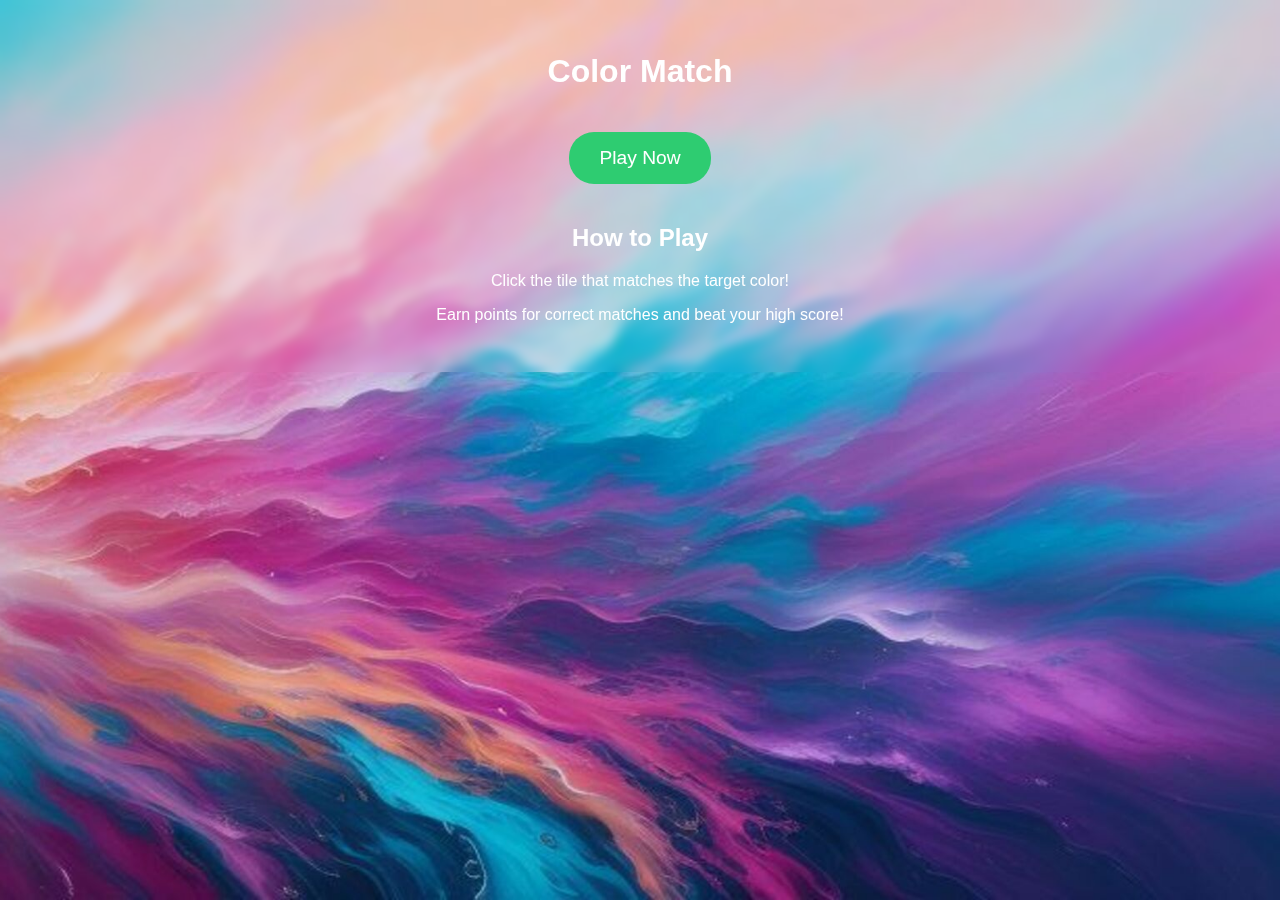
<file: index.html>
<!DOCTYPE html>
<html lang="en">
<head>
    <meta charset="UTF-8">
    <meta name="viewport" content="width=device-width, initial-scale=1.0">
    <title>Color Match - Home</title>
    <link rel="stylesheet" href="style.css">
</head>
<body>
    <div class="container">
        <h1>Color Match</h1>
        <div class="menu">
            <a href="game.html" class="play-btn">Play Now</a>
        </div>
        <div class="instructions">
            <h2>How to Play</h2>
            <p>Click the tile that matches the target color!</p>
            <p>Earn points for correct matches and beat your high score!</p>
        </div>
    </div>
</body>
</html>
</file>
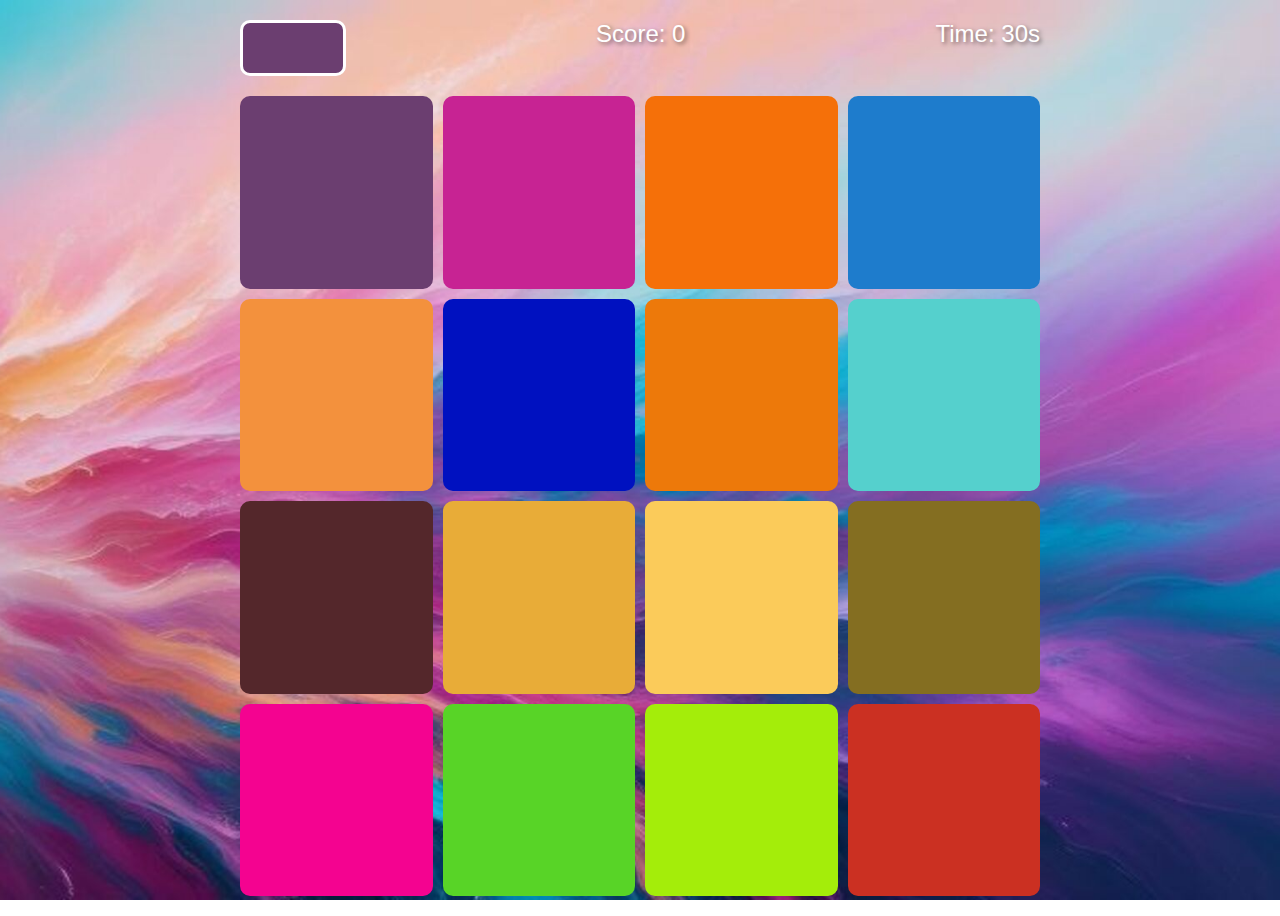
<file: game.html>
<!DOCTYPE html>
<html lang="en">
<head>
    <meta charset="UTF-8">
    <meta name="viewport" content="width=device-width, initial-scale=1.0">
    <title>Color Match Game</title>
    <link rel="stylesheet" href="style.css">
</head>
<body>
    <div class="game-container">
        <div class="header">
            <div class="target-color"></div>
            <div class="score-board">Score: <span id="score">0</span></div>
            <div class="timer">Time: <span id="time">30</span>s</div>
        </div>
        <div class="grid" id="gameGrid"></div>
        <div class="game-over" id="gameOver">
            <h2>Game Over!</h2>
            <p>Final Score: <span id="finalScore">0</span></p>
            <button onclick="location.reload()">Play Again</button>
        </div>
    </div>
    <script src="game.js"></script>
</body>
</html>
</file>
<file: style.css>
body {
    margin: 0;
    font-family: 'Arial', sans-serif;
    background: url('game-bg.jpg') no-repeat center center fixed;
    background-size: cover;
    color: white;
}

.container {
    text-align: center;
    padding: 2rem;
    backdrop-filter: blur(5px);
}

.play-btn {
    display: inline-block;
    padding: 15px 30px;
    background: #2ecc71;
    color: white;
    text-decoration: none;
    border-radius: 25px;
    font-size: 1.2em;
    transition: transform 0.3s;
    margin: 20px 0;
}

.play-btn:hover {
    transform: scale(1.1);
}

.game-container {
    max-width: 800px;
    margin: 0 auto;
    padding: 20px;
}

.header {
    display: flex;
    justify-content: space-between;
    margin-bottom: 20px;
}

.target-color {
    width: 100px;
    height: 50px;
    border: 3px solid white;
    border-radius: 10px;
}

.grid {
    display: grid;
    grid-template-columns: repeat(4, 1fr);
    gap: 10px;
    margin-top: 20px;
}

.grid div {
    aspect-ratio: 1;
    border-radius: 10px;
    cursor: pointer;
    transition: transform 0.2s;
}

.grid div:hover {
    transform: scale(1.05);
}

.score-board, .timer {
    font-size: 1.5em;
    text-shadow: 2px 2px 4px rgba(0,0,0,0.5);
}

.game-over {
    position: fixed;
    top: 50%;
    left: 50%;
    transform: translate(-50%, -50%);
    background: rgba(0,0,0,0.9);
    padding: 2rem;
    border-radius: 15px;
    text-align: center;
    display: none;
}

button {
    padding: 10px 20px;
    background: #3498db;
    border: none;
    color: white;
    border-radius: 5px;
    cursor: pointer;
}
</file>
